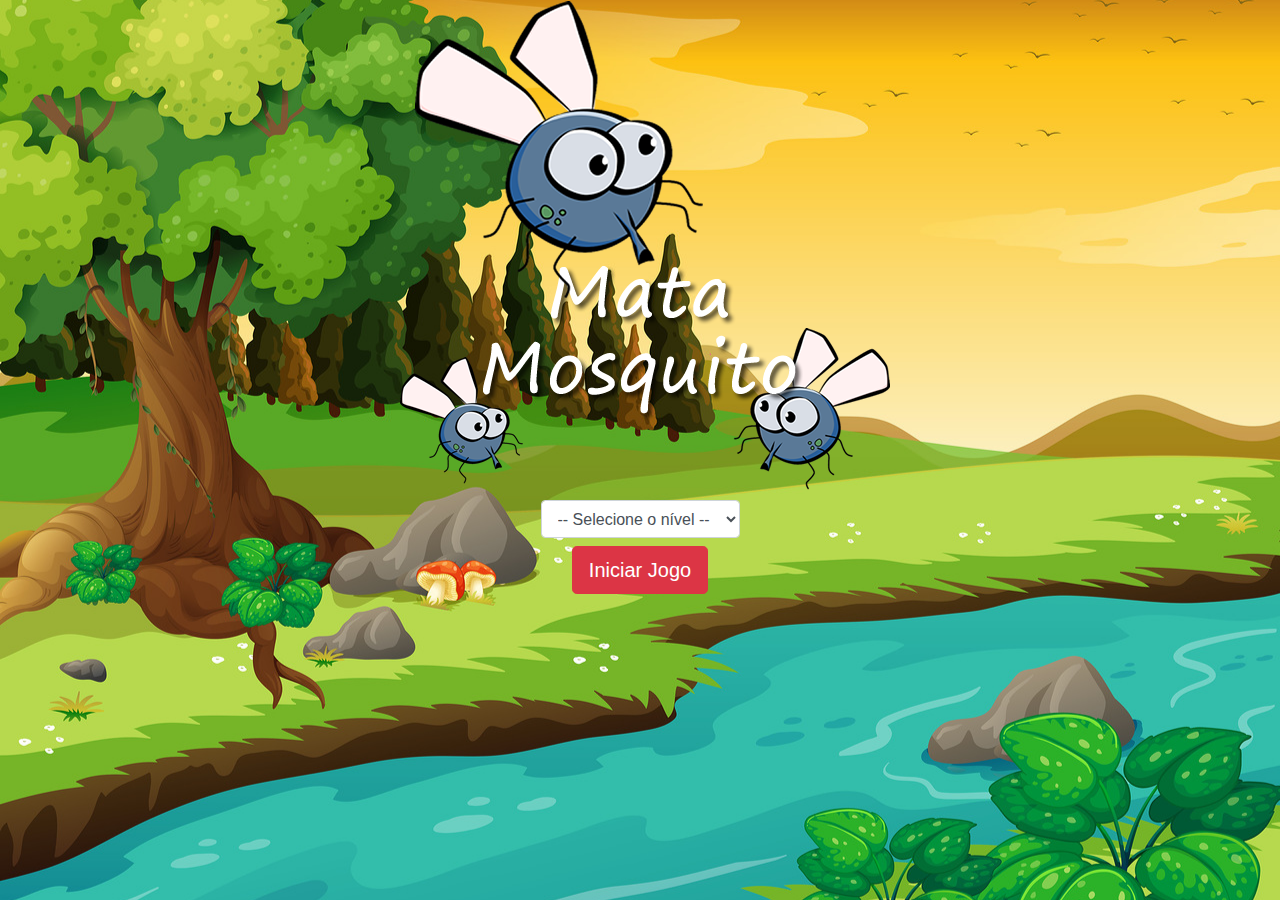
<file: index.html>
<!DOCTYPE html>
<html>
    <head>
        <meta charset="UTF-8">
        <meta http-equiv="X-UA-Compatible" content="IE=edge">
        <meta name="viewport" content="width=device-width, initial-scale=1.0">
        <link rel="stylesheet" href="https://maxcdn.bootstrapcdn.com/bootstrap/4.0.0/css/bootstrap.min.css" integrity="sha384-Gn5384xqQ1aoWXA+058RXPxPg6fy4IWvTNh0E263XmFcJlSAwiGgFAW/dAiS6JXm" crossorigin="anonymous">
        <link rel="stylesheet" href="estilo.css">

        <script>
			function iniciarJogo() {
				var nivel = document.getElementById('nivel').value

				if(nivel === '') {
					alert('Selecione um nível para iniciar o jogo')
					return false
				}

				window.location.href = "app.html?" + nivel

			}
		</script>
	</head>
	<body>

		<div class="container">
			<div class="row">
				<div class="col">
					<div class="d-flex justify-content-center">
						<img src="imagens/game.png" />
					</div>
				</div>
			</div>

			<div class="row">
				<div class="col">
					<div class="d-flex justify-content-center">
						<div class="mb-2">
							<select class="form-control" id="nivel">
								<option value="">-- Selecione o nível --</option>
								<option value="normal">Normal</option>
								<option value="dificil">Difícil</option>
								<option value="chucknorris">Chuck Norris</option>
							</select>
						</div>
					</div>
				</div>
			</div>


			<div class="row">
				<div class="col">
					<div class="d-flex justify-content-center">
						<button type="button" class="btn btn-danger btn-lg" onclick="iniciarJogo()" >Iniciar Jogo</button>
					</div>
				</div>
			</div>
		</div>

	</body>
</html>
</file>
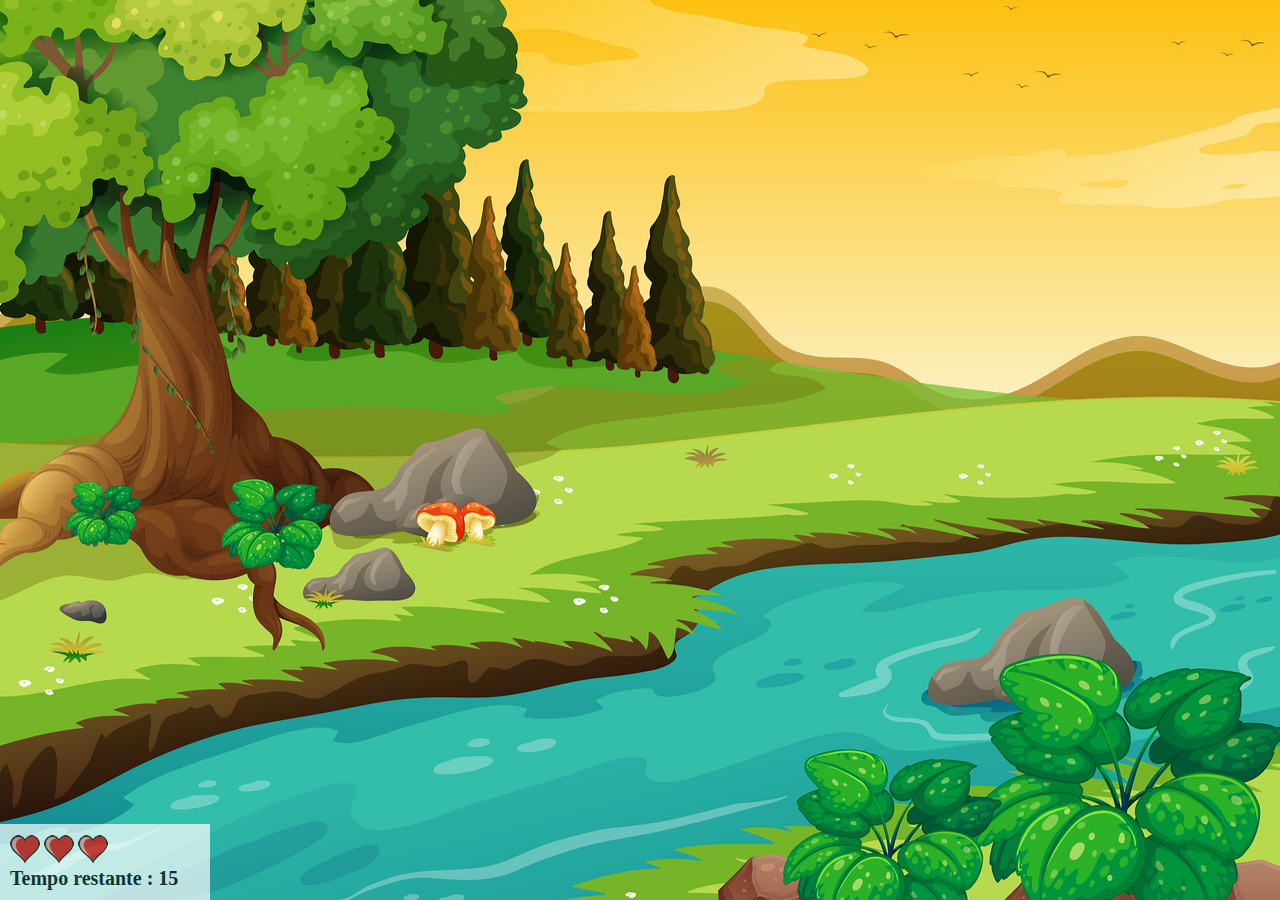
<file: app.html>
<!DOCTYPE html>
<!--[if lt IE 7]>      <html class="no-js lt-ie9 lt-ie8 lt-ie7"> <![endif]-->
<!--[if IE 7]>         <html class="no-js lt-ie9 lt-ie8"> <![endif]-->
<!--[if IE 8]>         <html class="no-js lt-ie9"> <![endif]-->
<!--[if gt IE 8]>      <html class="no-js"> <!--<![endif]-->
<html>
    <head>
        <meta charset="utf-8">
        <meta http-equiv="X-UA-Compatible" content="IE=edge">
        <title></title>
        <meta name="viewport" content="width=device-width, initial-scale=1">
        <link rel="stylesheet" href="estilo.css">
        <script src="jogo.js"></script>
    </head>
    <body onresize="ajustaTamanhoPalcoJogo()">
        <div class="painel">
            <div class="vidas">
                <img id="v1" src="imagens/coracao_cheio.png"/>
                <img id="v2" src="imagens/coracao_cheio.png"/>
                <img id="v3" src="imagens/coracao_cheio.png"/>
            </div>
            <div class="cronometro"> Tempo restante : <span id="cronometro"></span></div>
        </div>
        <script>

            document.getElementById('cronometro').innerHTML = tempo

           var criaMosquito = setInterval(function(){
                posicaoRandomica()
            },criaMosquitoTempo)


        </script>

    </body>
</html>
</file>
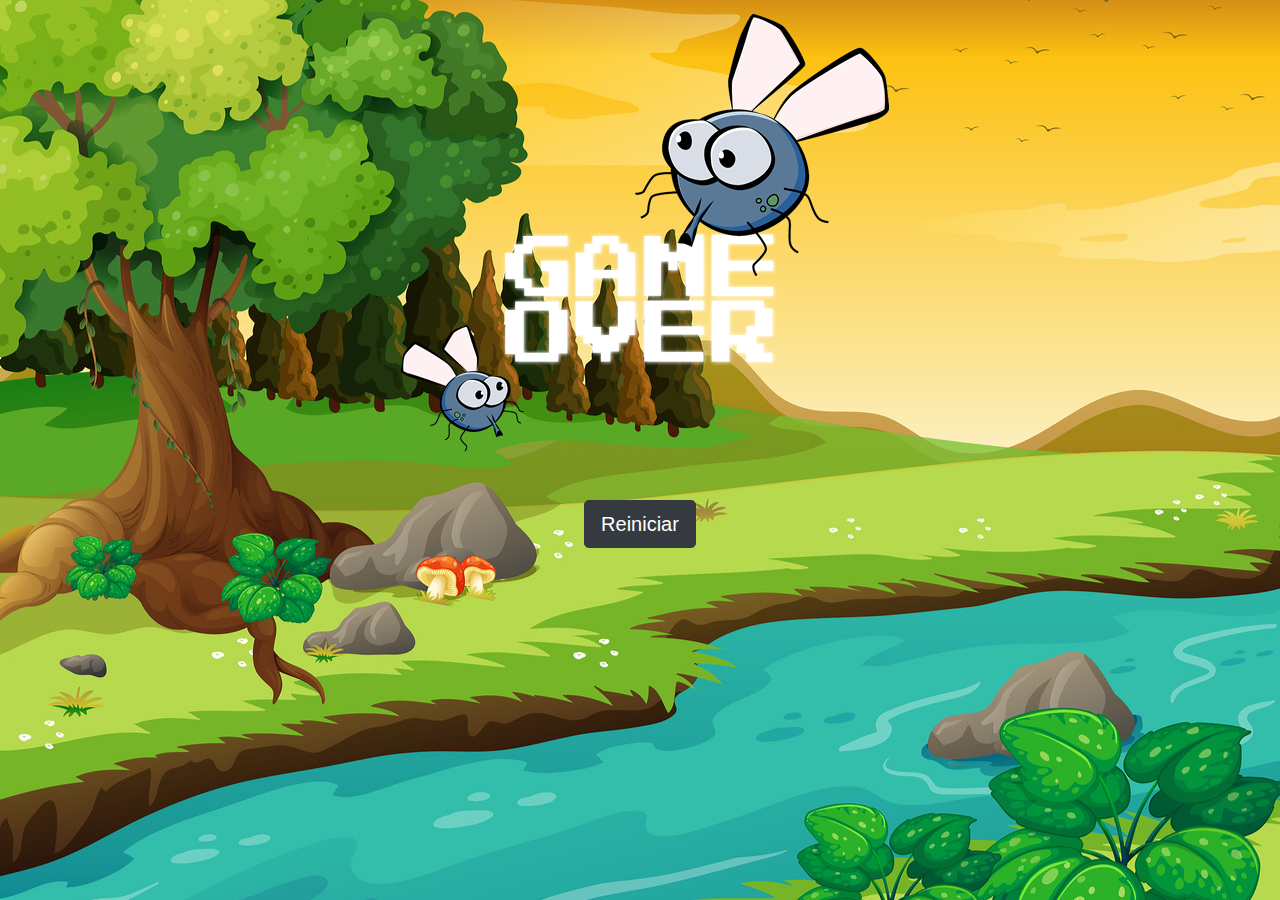
<file: fim_de_jogo.html>
<!DOCTYPE html>
<html>
<head>
    <meta charset="UTF-8">
    <meta http-equiv="X-UA-Compatible" content="IE=edge">
    <meta name="viewport" content="width=device-width, initial-scale=1.0">
    <link rel="stylesheet" href="https://maxcdn.bootstrapcdn.com/bootstrap/4.0.0/css/bootstrap.min.css" integrity="sha384-Gn5384xqQ1aoWXA+058RXPxPg6fy4IWvTNh0E263XmFcJlSAwiGgFAW/dAiS6JXm" crossorigin="anonymous">
    <link rel="stylesheet" href="estilo.css">
    <title></title>
</head>
<body>  

    <div class="container">
        <div class="row">
            <div class="col">
                <div class="d-flex justify-content-center">
                    <img src="imagens/game_over.png"/>
                </div>
            </div>
        </div>

         <div class="row">
            <div class="col">
                <div class="d-flex justify-content-center">
                    <button type="button" class="btn btn-dark btn-lg" onclick="window.location.href='index.html' ">Reiniciar</button>
                </div>
            </div>
        </div>
    </div>
    
</body>
</html>
</file>
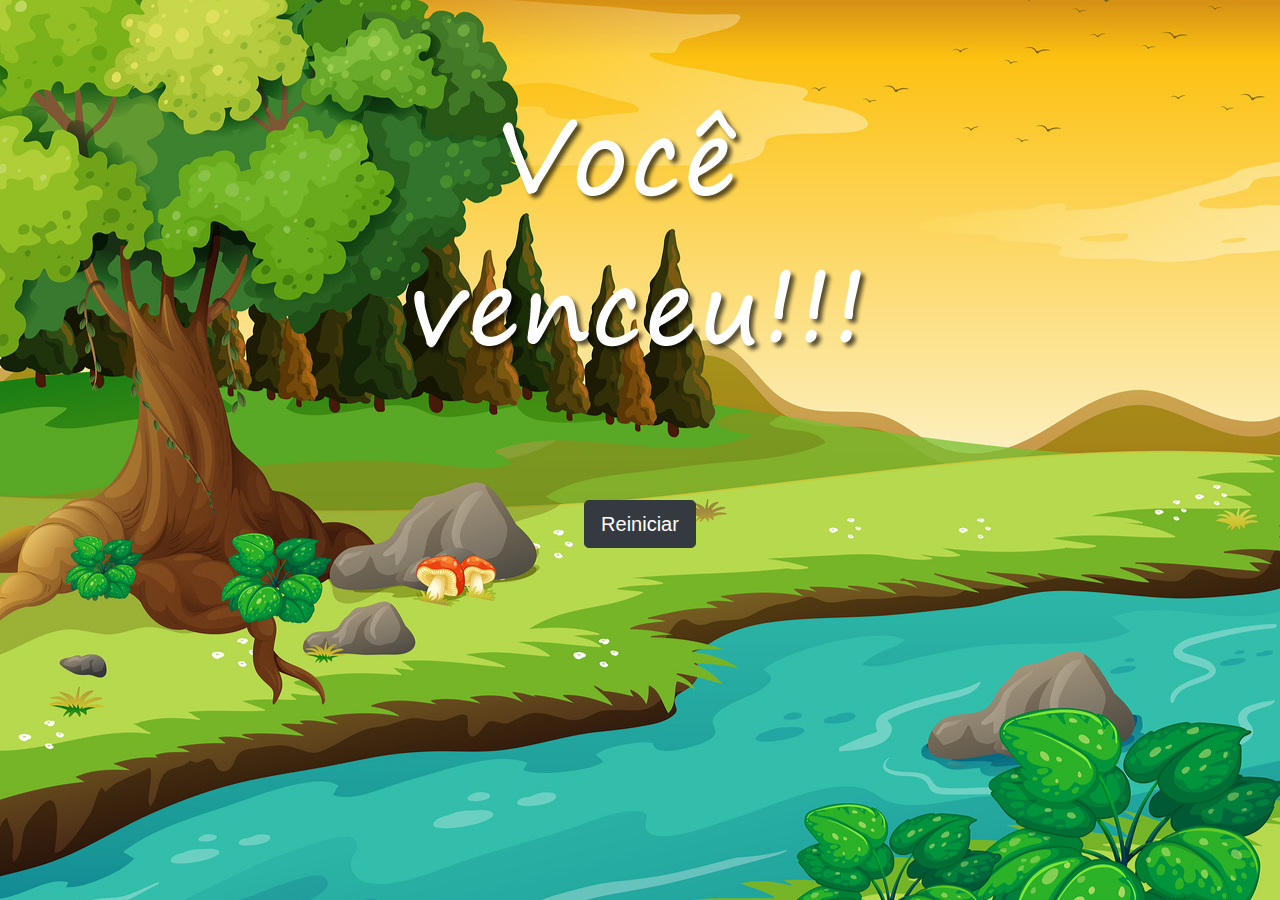
<file: vitoria.html>
<!DOCTYPE html>
<html>
<head>
    <meta charset="UTF-8">
    <meta http-equiv="X-UA-Compatible" content="IE=edge">
    <meta name="viewport" content="width=device-width, initial-scale=1.0">
    <link rel="stylesheet" href="https://maxcdn.bootstrapcdn.com/bootstrap/4.0.0/css/bootstrap.min.css" integrity="sha384-Gn5384xqQ1aoWXA+058RXPxPg6fy4IWvTNh0E263XmFcJlSAwiGgFAW/dAiS6JXm" crossorigin="anonymous">
    <link rel="stylesheet" href="estilo.css">
    <title></title>
</head>
<body>  

    <div class="container">
        <div class="row">
            <div class="col">
                <div class="d-flex justify-content-center">
                    <img src="imagens/vitoria.png"/>
                </div>
            </div>
        </div>

         <div class="row">
            <div class="col">
                <div class="d-flex justify-content-center">
                    <button type="button" class="btn btn-dark btn-lg" onclick="window.location.href='index.html' ">Reiniciar</button>
                </div>
            </div>
        </div>
    </div>
    
</body>
</html>
</file>
<file: estilo.css>
html {
	cursor: url(imagens/mata_mosquito.png) 30 30, auto;
}

body{
    background-image: url(imagens/bg.jpg);
    background-repeat:no-repeat;
    background-size:cover;
    background-position: center 10%;
}   

.mosquito1{
    width: 50px;
    height: 50px;
}

.mosquito2{
    width: 70px;
    height: 70px;
}

.mosquito3{
    width: 90px;
    height: 90px;
}

.ladoA{
    transform: scaleX(1);
}

.ladoB{
    transform: scaleX(-1);
}

.painel{
    position: absolute;
    width: 190px;
    padding: 10px;
    left: 0px;
    bottom: 0px;
    border-top: solid 1px #fff;
    background-color: #fff;
    opacity: 0.7;
}

.vidas{
    float: left;
}

.cronometro{
    float: left;
    font-size: 20px;
    font-weight: bold;
}
</file>
